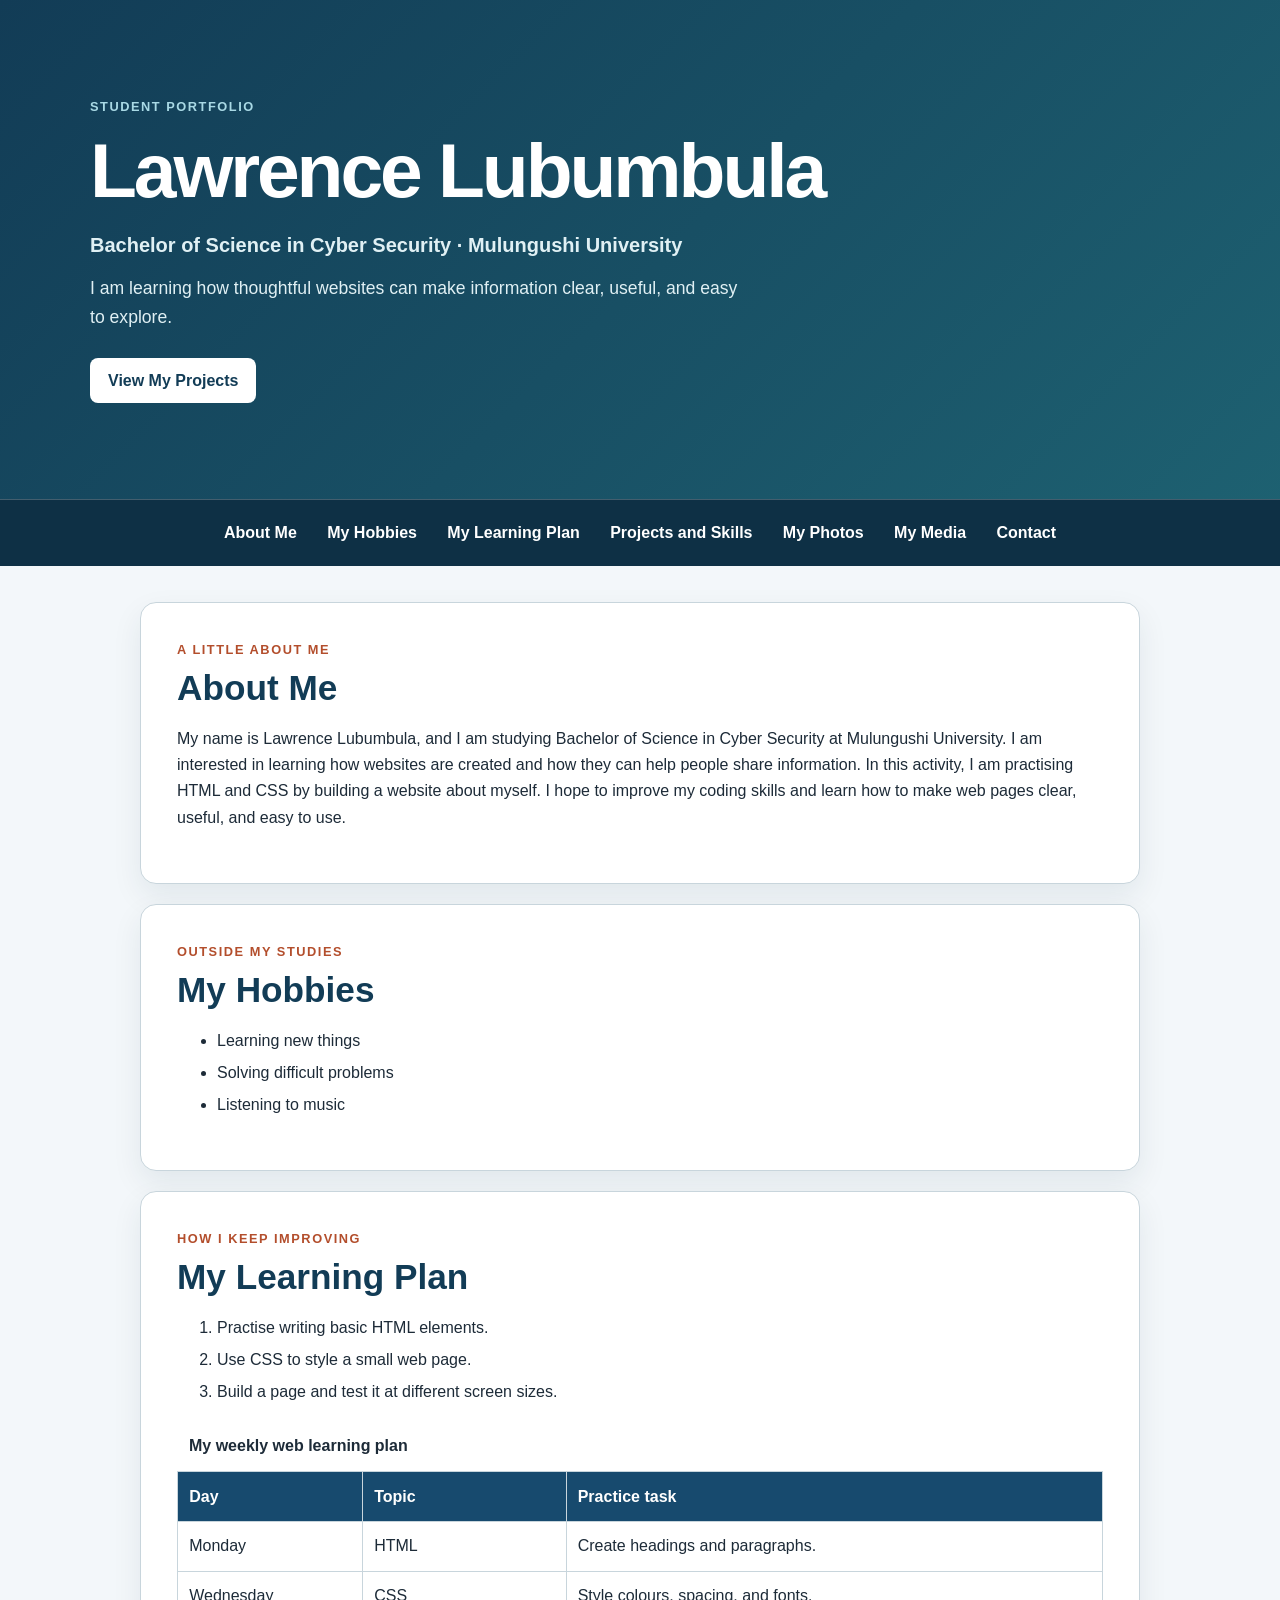
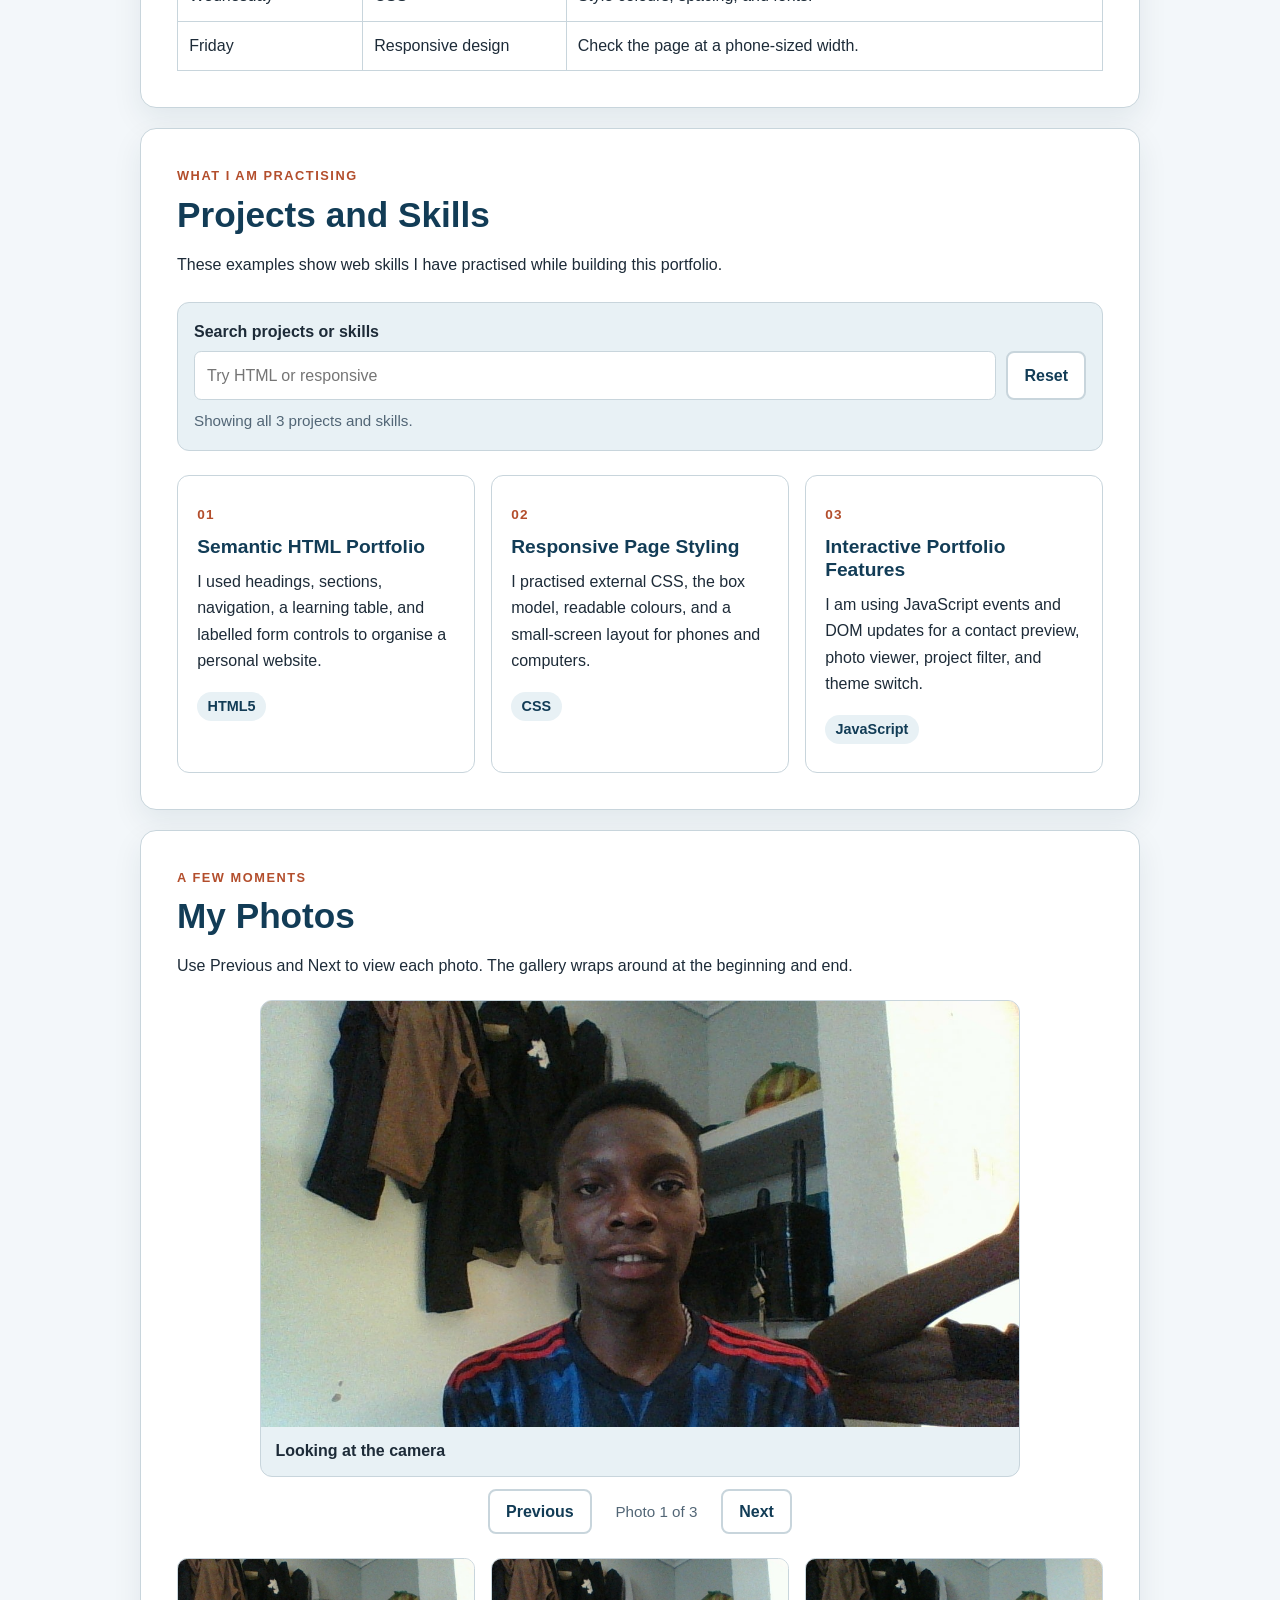
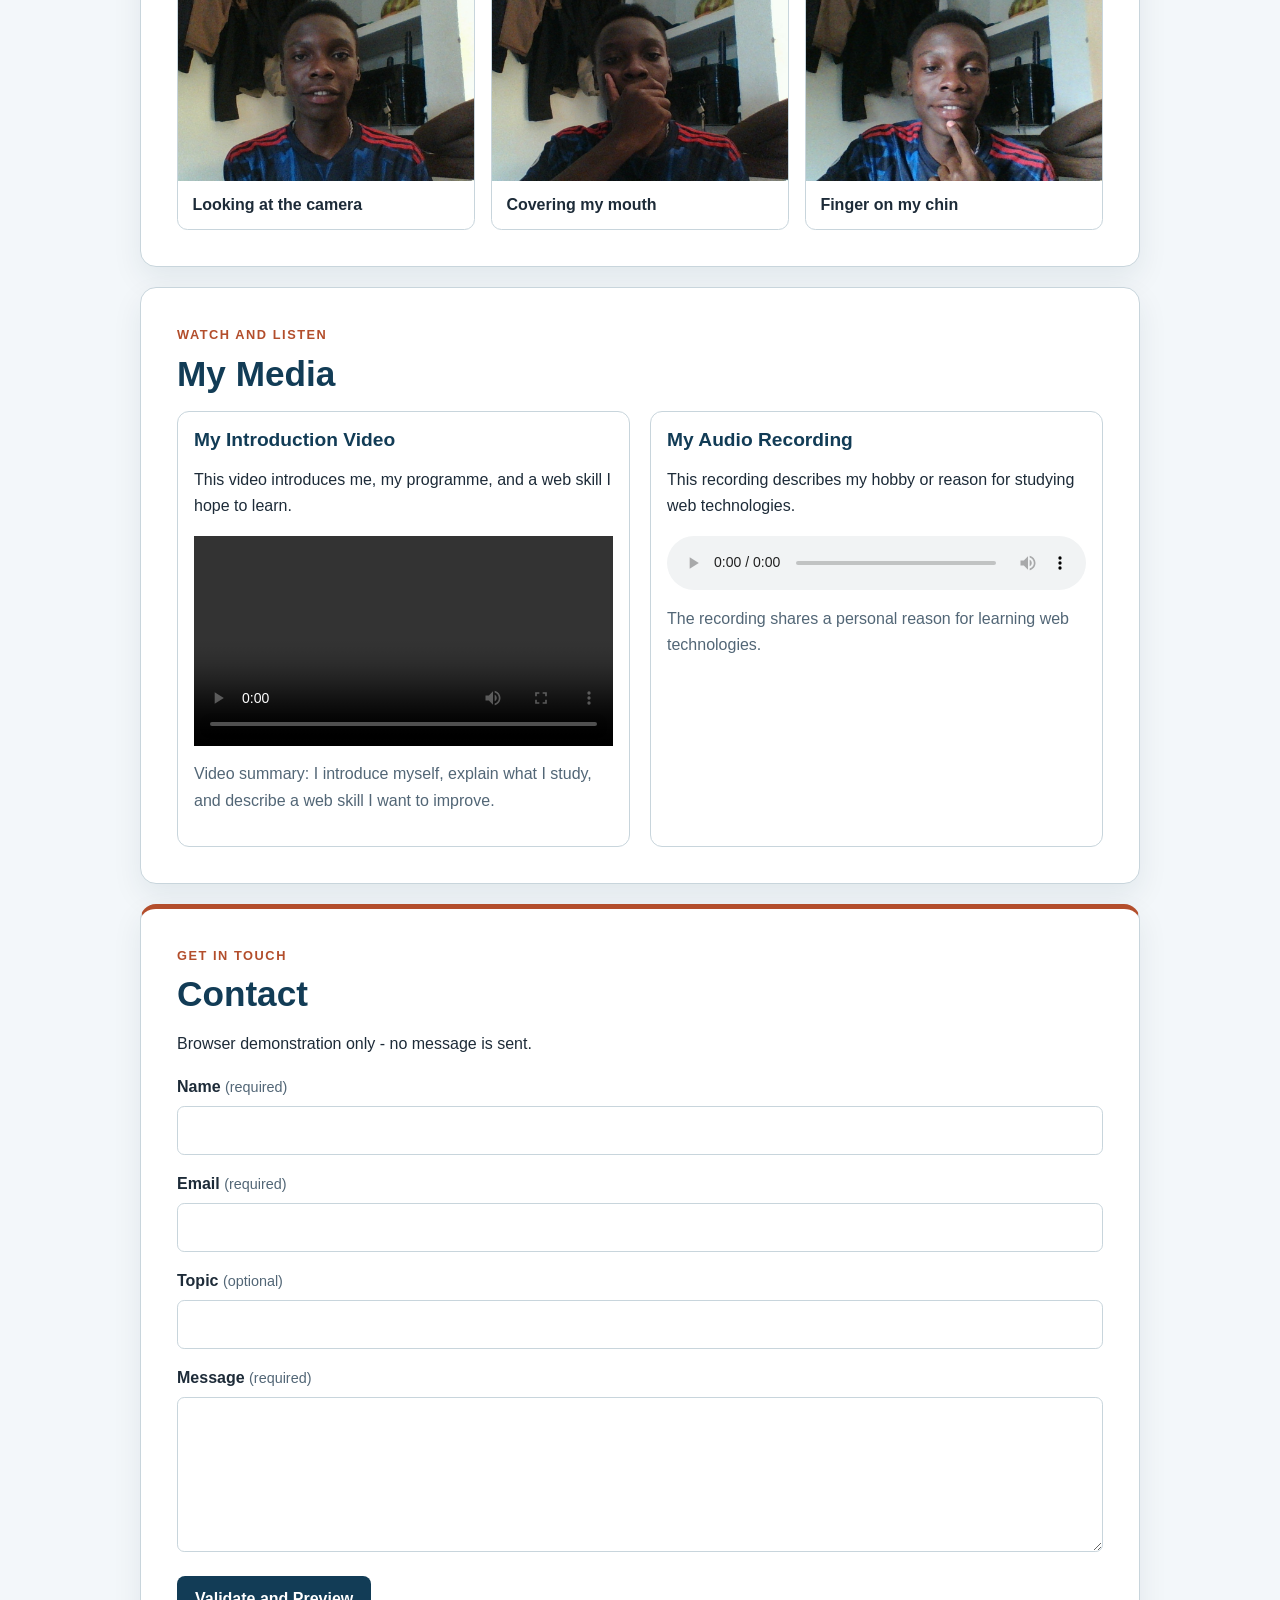
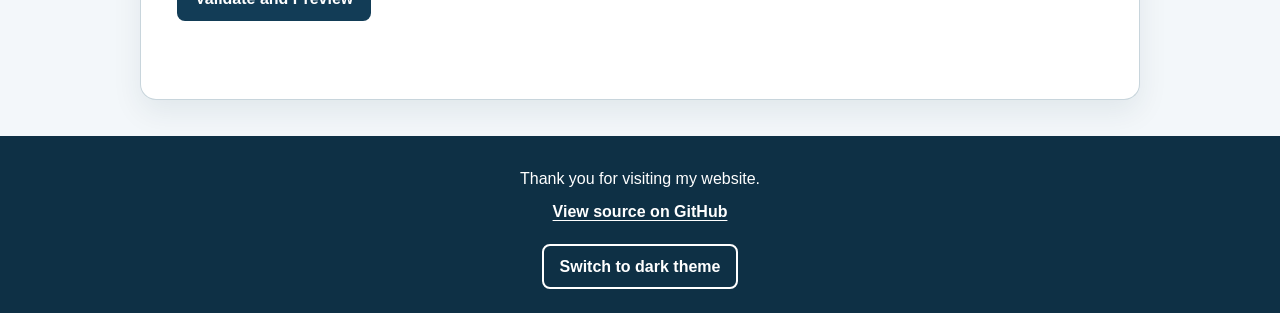
<file: index.html>
<!DOCTYPE html>
<html lang="en">
<head>
  <meta charset="UTF-8">
  <meta name="viewport" content="width=device-width, initial-scale=1.0">
  <meta name="description" content="Lawrence Lubumbula's student portfolio for Cyber Security and Web Technologies.">
  <title>Lawrence Lubumbula | Student Portfolio</title>
  <link rel="stylesheet" href="css/styles.css">
  <script src="js/script.js" defer></script>
</head>
<body>
  <header class="site-header" id="home">
    <div class="hero">
      <p class="eyebrow">Student portfolio</p>
      <h1>Lawrence Lubumbula</h1>
      <p class="hero-programme">Bachelor of Science in Cyber Security · Mulungushi University</p>
      <p class="hero-intro">I am learning how thoughtful websites can make information clear, useful, and easy to explore.</p>
      <a class="button-link" href="#projects">View My Projects</a>
    </div>

    <nav class="site-nav" aria-label="Main navigation">
      <a href="#about">About Me</a>
      <a href="#hobbies">My Hobbies</a>
      <a href="#learning-plan">My Learning Plan</a>
      <a href="#projects">Projects and Skills</a>
      <a href="#photos">My Photos</a>
      <a href="#media">My Media</a>
      <a href="#contact">Contact</a>
    </nav>
  </header>

  <main>
    <section id="about" class="content-section">
      <p class="section-kicker">A little about me</p>
      <h2>About Me</h2>
      <p>
        My name is Lawrence Lubumbula, and I am studying Bachelor of Science in Cyber Security at Mulungushi
        University. I am interested in learning how websites are created and how they can help people share
        information. In this activity, I am practising HTML and CSS by building a website about myself. I hope
        to improve my coding skills and learn how to make web pages clear, useful, and easy to use.
      </p>
    </section>

    <section id="hobbies" class="content-section">
      <p class="section-kicker">Outside my studies</p>
      <h2>My Hobbies</h2>
      <ul class="hobby-list">
        <li>Learning new things</li>
        <li>Solving difficult problems</li>
        <li>Listening to music</li>
      </ul>
    </section>

    <section id="learning-plan" class="content-section">
      <p class="section-kicker">How I keep improving</p>
      <h2>My Learning Plan</h2>
      <ol>
        <li>Practise writing basic HTML elements.</li>
        <li>Use CSS to style a small web page.</li>
        <li>Build a page and test it at different screen sizes.</li>
      </ol>

      <div class="table-wrap">
        <table>
          <caption>My weekly web learning plan</caption>
          <thead>
            <tr>
              <th scope="col">Day</th>
              <th scope="col">Topic</th>
              <th scope="col">Practice task</th>
            </tr>
          </thead>
          <tbody>
            <tr>
              <td>Monday</td>
              <td>HTML</td>
              <td>Create headings and paragraphs.</td>
            </tr>
            <tr>
              <td>Wednesday</td>
              <td>CSS</td>
              <td>Style colours, spacing, and fonts.</td>
            </tr>
            <tr>
              <td>Friday</td>
              <td>Responsive design</td>
              <td>Check the page at a phone-sized width.</td>
            </tr>
          </tbody>
        </table>
      </div>
    </section>

    <section id="projects" class="content-section">
      <p class="section-kicker">What I am practising</p>
      <h2>Projects and Skills</h2>
      <p>These examples show web skills I have practised while building this portfolio.</p>

      <div class="filter-controls">
        <label for="project-search">Search projects or skills</label>
        <div class="filter-row">
          <input id="project-search" type="search" placeholder="Try HTML or responsive">
          <button id="reset-filter" class="button button-secondary" type="button">Reset</button>
        </div>
        <p id="filter-status" class="status-message" role="status" aria-live="polite">Showing all 3 projects and skills.</p>
      </div>

      <div id="project-list" class="project-grid">
        <article class="project-card" data-search="semantic html portfolio structure">
          <p class="card-number">01</p>
          <h3>Semantic HTML Portfolio</h3>
          <p>I used headings, sections, navigation, a learning table, and labelled form controls to organise a personal website.</p>
          <p class="skill-tag">HTML5</p>
        </article>
        <article class="project-card" data-search="responsive css layout box model">
          <p class="card-number">02</p>
          <h3>Responsive Page Styling</h3>
          <p>I practised external CSS, the box model, readable colours, and a small-screen layout for phones and computers.</p>
          <p class="skill-tag">CSS</p>
        </article>
        <article class="project-card" data-search="javascript form validation gallery filter theme">
          <p class="card-number">03</p>
          <h3>Interactive Portfolio Features</h3>
          <p>I am using JavaScript events and DOM updates for a contact preview, photo viewer, project filter, and theme switch.</p>
          <p class="skill-tag">JavaScript</p>
        </article>
      </div>
    </section>

    <section id="photos" class="content-section">
      <p class="section-kicker">A few moments</p>
      <h2>My Photos</h2>
      <p>Use Previous and Next to view each photo. The gallery wraps around at the beginning and end.</p>

      <figure class="featured-photo">
        <img id="gallery-image" src="images/photo1.jpg.jpg" alt="Lawrence looking at the camera in a blue and red shirt">
        <figcaption id="gallery-caption">Looking at the camera</figcaption>
      </figure>
      <div class="gallery-controls" aria-label="Photo controls">
        <button id="previous-photo" class="button button-secondary" type="button">Previous</button>
        <p id="gallery-status" class="status-message" role="status" aria-live="polite">Photo 1 of 3</p>
        <button id="next-photo" class="button button-secondary" type="button">Next</button>
      </div>

      <div class="photo-grid" aria-label="All three captioned photos">
        <figure class="photo-card">
          <img src="images/photo1.jpg.jpg" alt="Lawrence looking at the camera in a blue and red shirt">
          <figcaption>Looking at the camera</figcaption>
        </figure>
        <figure class="photo-card">
          <img src="images/photo2.jpg.jpg" alt="Lawrence covering his mouth with one hand">
          <figcaption>Covering my mouth</figcaption>
        </figure>
        <figure class="photo-card">
          <img src="images/photo3.jpg.jpg" alt="Lawrence smiling with one finger resting on his chin">
          <figcaption>Finger on my chin</figcaption>
        </figure>
      </div>
    </section>

    <section id="media" class="content-section">
      <p class="section-kicker">Watch and listen</p>
      <h2>My Media</h2>
      <div class="media-grid">
        <article>
          <h3>My Introduction Video</h3>
          <p>This video introduces me, my programme, and a web skill I hope to learn.</p>
          <video controls preload="metadata">
            <source src="videos/intro.mp4.mp4" type="video/mp4">
            Your browser does not support video playback.
          </video>
          <p class="media-summary">Video summary: I introduce myself, explain what I study, and describe a web skill I want to improve.</p>
        </article>
        <article>
          <h3>My Audio Recording</h3>
          <p>This recording describes my hobby or reason for studying web technologies.</p>
          <audio controls preload="metadata">
            <source src="videos/audio.m4a" type="audio/mp4">
            Your browser does not support audio playback.
          </audio>
          <p class="media-summary">The recording shares a personal reason for learning web technologies.</p>
        </article>
      </div>
    </section>

    <section id="contact" class="content-section">
      <p class="section-kicker">Get in touch</p>
      <h2>Contact</h2>
      <p id="form-note">Browser demonstration only - no message is sent.</p>
      <form id="contact-form" novalidate>
        <div class="form-field">
          <label for="name">Name <span>(required)</span></label>
          <input type="text" id="name" name="name" autocomplete="name" required>
        </div>
        <div class="form-field">
          <label for="email">Email <span>(required)</span></label>
          <input type="email" id="email" name="email" autocomplete="email" required>
        </div>
        <div class="form-field">
          <label for="topic">Topic <span>(optional)</span></label>
          <input type="text" id="topic" name="topic">
        </div>
        <div class="form-field">
          <label for="message">Message <span>(required)</span></label>
          <textarea id="message" name="message" rows="5" required></textarea>
        </div>
        <button class="button" type="submit">Validate and Preview</button>
      </form>
      <p id="form-feedback" class="form-feedback" role="status" aria-live="polite"></p>
      <div id="form-preview" class="form-preview" hidden>
        <h3>Validated message preview</h3>
        <p>Your information was validated in this browser. No message was sent.</p>
        <dl>
          <dt>Name</dt>
          <dd id="preview-name"></dd>
          <dt>Email</dt>
          <dd id="preview-email"></dd>
          <dt>Topic</dt>
          <dd id="preview-topic"></dd>
          <dt>Message</dt>
          <dd id="preview-message"></dd>
        </dl>
      </div>
    </section>
  </main>

  <footer class="site-footer">
    <p>Thank you for visiting my website.</p>
    <p><a href="https://github.com/lubumbulalawrence0723-cpu/myweb">View source on GitHub</a></p>
    <button id="theme-toggle" class="button button-light" type="button" aria-pressed="false">Switch to dark theme</button>
  </footer>
</body>
</html>
</file>
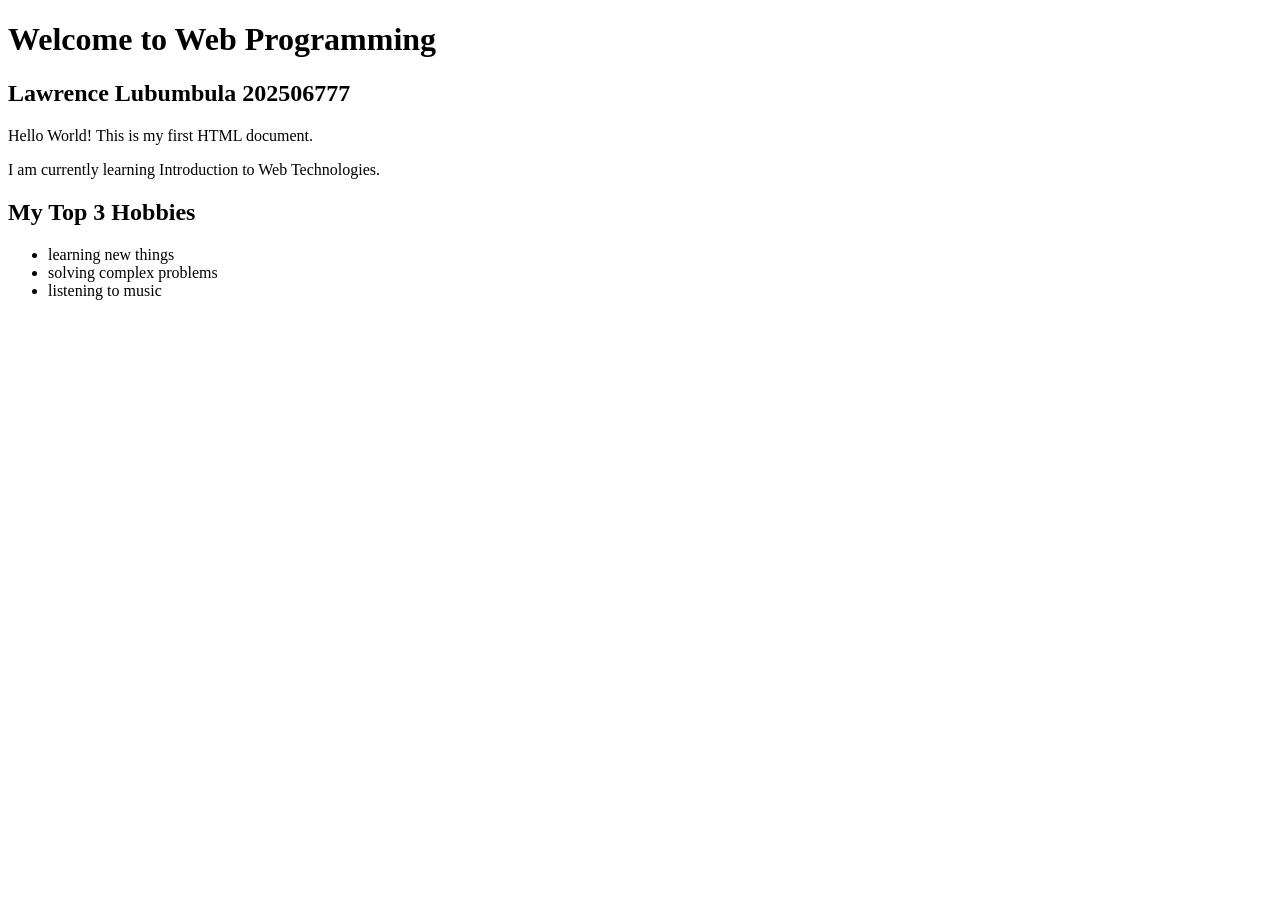
<file: activity1_backup.html.html>
<!DOCTYPE html>
<html lang="en">
<head>
    <meta charset="UTF-8">
    <meta name="viewport" content="width=device-width, initial-scale=1.0">
    <title>My First Web Page</title>
</head>

<body>

    <h1>Welcome to Web Programming</h1>

    <h2>Lawrence Lubumbula 202506777</h2>

    <p>Hello World! This is my first HTML document.</p>

    <p>I am currently learning Introduction to Web Technologies.</p>

    <h2>My Top 3 Hobbies</h2>

    <ul>
        <li>learning new things</li>
        <li>solving complex problems</li>
        <li>listening to music</li>
    </ul>

</body>
</html>
</file>
<file: css/styles.css>
:root {
  color-scheme: light;
  --page: #f3f7fa;
  --surface: #ffffff;
  --surface-soft: #e8f1f5;
  --text: #1d2b38;
  --muted: #526676;
  --brand: #123c56;
  --brand-hover: #1c5873;
  --accent: #b34e2c;
  --border: #c8d5dc;
  --focus: #f2a33a;
  --shadow: 0 12px 30px rgb(16 47 67 / 8%);
}

* {
  box-sizing: border-box;
}

html {
  scroll-behavior: smooth;
}

body {
  margin: 0;
  color: var(--text);
  background: var(--page);
  font-family: Arial, Helvetica, sans-serif;
  font-size: 1rem;
  line-height: 1.65;
}

body.dark-theme {
  color-scheme: dark;
  --page: #111b24;
  --surface: #1c2a35;
  --surface-soft: #263946;
  --text: #edf4f7;
  --muted: #c2d0d8;
  --brand: #86c7e1;
  --brand-hover: #b0e2f3;
  --accent: #ffb28f;
  --border: #48606e;
  --focus: #ffd166;
  --shadow: 0 12px 30px rgb(0 0 0 / 22%);
}

a {
  color: var(--brand);
  text-underline-offset: 0.18em;
}

a:hover {
  color: var(--accent);
}

a:focus-visible,
button:focus-visible,
input:focus-visible,
textarea:focus-visible {
  outline: 3px solid var(--focus);
  outline-offset: 3px;
}

.site-header {
  color: #ffffff;
  background: linear-gradient(135deg, #123c56, #1e6272);
}

.hero {
  width: min(1100px, 92%);
  margin: 0 auto;
  padding: clamp(3rem, 8vw, 6rem) 0;
}

.eyebrow,
.section-kicker {
  margin: 0 0 0.45rem;
  color: #a9d9e5;
  font-size: 0.8rem;
  font-weight: 700;
  letter-spacing: 0.12em;
  text-transform: uppercase;
}

h1,
h2,
h3 {
  line-height: 1.2;
}

h1 {
  max-width: 850px;
  margin: 0;
  font-size: clamp(2.5rem, 7vw, 4.8rem);
  letter-spacing: -0.04em;
}

.hero-programme {
  margin: 0.8rem 0 0;
  color: #e0f0f4;
  font-size: clamp(1rem, 2.5vw, 1.25rem);
  font-weight: 700;
}

.hero-intro {
  max-width: 650px;
  margin: 0.75rem 0 1.6rem;
  color: #e0f0f4;
  font-size: 1.1rem;
}

.button,
.button-link {
  display: inline-flex;
  min-height: 2.8rem;
  align-items: center;
  justify-content: center;
  padding: 0.65rem 1rem;
  border: 2px solid transparent;
  border-radius: 0.5rem;
  color: #ffffff;
  background: var(--brand);
  font: inherit;
  font-weight: 700;
  line-height: 1.2;
  text-align: center;
  text-decoration: none;
  cursor: pointer;
}

.button:hover,
.button:focus-visible {
  color: #ffffff;
  background: var(--brand-hover);
}

.button-link {
  color: #123c56;
  background: #ffffff;
}

.button-link:hover,
.button-link:focus-visible {
  color: #123c56;
  background: #dff2f5;
}

.button-secondary {
  color: var(--brand);
  border-color: var(--border);
  background: var(--surface);
}

.button-secondary:hover,
.button-secondary:focus-visible {
  color: var(--text);
  background: var(--surface-soft);
}

.site-nav {
  display: flex;
  flex-wrap: wrap;
  justify-content: center;
  gap: 0.2rem 0.6rem;
  padding: 0.75rem 4%;
  border-top: 1px solid rgb(255 255 255 / 22%);
  background: #0e3045;
}

.site-nav a {
  display: inline-block;
  padding: 0.5rem 0.65rem;
  border-radius: 0.35rem;
  color: #ffffff;
  font-weight: 700;
  text-decoration: none;
}

.site-nav a:hover,
.site-nav a:focus-visible {
  color: #ffffff;
  background: #24536a;
}

main {
  width: min(1000px, 92%);
  margin: 2.25rem auto;
}

.content-section {
  margin: 1.25rem 0;
  padding: clamp(1.25rem, 4vw, 2.25rem);
  border: 1px solid var(--border);
  border-radius: 1rem;
  background: var(--surface);
  box-shadow: var(--shadow);
  scroll-margin-top: 1rem;
}

.section-kicker {
  color: var(--accent);
}

h2 {
  margin: 0 0 1rem;
  color: var(--brand);
  font-size: clamp(1.65rem, 4vw, 2.2rem);
}

h3 {
  margin: 0 0 0.7rem;
  color: var(--brand);
  font-size: 1.2rem;
}

.hobby-list li,
#learning-plan ol li {
  margin: 0.35rem 0;
}

.table-wrap {
  width: 100%;
}

table {
  width: 100%;
  border-collapse: collapse;
  background: var(--surface);
  table-layout: fixed;
}

caption {
  padding: 0.75rem;
  color: var(--text);
  font-weight: 700;
  text-align: left;
}

th,
td {
  padding: 0.7rem;
  border: 1px solid var(--border);
  overflow-wrap: anywhere;
  text-align: left;
  vertical-align: top;
}

th {
  color: #ffffff;
  background: #174a6e;
}

th:first-child,
td:first-child {
  width: 20%;
}

th:nth-child(2),
td:nth-child(2) {
  width: 22%;
}

.filter-controls {
  margin: 1.5rem 0;
  padding: 1rem;
  border: 1px solid var(--border);
  border-radius: 0.75rem;
  background: var(--surface-soft);
}

.filter-controls label,
.form-field label {
  display: block;
  margin-bottom: 0.35rem;
  font-weight: 700;
}

.filter-row {
  display: flex;
  flex-wrap: wrap;
  gap: 0.65rem;
}

input,
textarea {
  width: 100%;
  min-height: 2.8rem;
  padding: 0.65rem 0.75rem;
  border: 1px solid var(--border);
  border-radius: 0.45rem;
  color: var(--text);
  background: var(--surface);
  font: inherit;
}

.filter-row input {
  flex: 1 1 15rem;
  width: auto;
}

.filter-controls label span,
.form-field label span {
  color: var(--muted);
  font-size: 0.9em;
  font-weight: 400;
}

.status-message {
  margin: 0.5rem 0 0;
  color: var(--muted);
  font-size: 0.95rem;
}

.project-grid {
  display: grid;
  grid-template-columns: repeat(3, minmax(0, 1fr));
  gap: 1rem;
}

.project-card {
  min-width: 0;
  padding: 1.2rem;
  border: 1px solid var(--border);
  border-radius: 0.75rem;
  background: var(--surface);
}

.project-card p {
  margin: 0.55rem 0;
}

.card-number {
  color: var(--accent);
  font-size: 0.85rem;
  font-weight: 700;
  letter-spacing: 0.1em;
}

.skill-tag {
  display: inline-block;
  padding: 0.15rem 0.65rem;
  border-radius: 999px;
  color: var(--brand);
  background: var(--surface-soft);
  font-size: 0.9rem;
  font-weight: 700;
}

.featured-photo {
  max-width: 760px;
  margin: 1.25rem auto 0;
  overflow: hidden;
  border: 1px solid var(--border);
  border-radius: 0.75rem;
  background: var(--surface-soft);
}

.featured-photo img {
  display: block;
  width: 100%;
  max-height: 480px;
  aspect-ratio: 16 / 9;
  object-fit: contain;
}

figure img {
  max-width: 100%;
  height: auto;
}

figcaption {
  padding: 0.7rem 0.9rem;
  color: var(--text);
  font-weight: 700;
}

.gallery-controls {
  display: flex;
  flex-wrap: wrap;
  align-items: center;
  justify-content: center;
  gap: 0.8rem;
  margin: 0.75rem 0 1.5rem;
}

.gallery-controls .status-message {
  min-width: 6.5rem;
  margin: 0;
  text-align: center;
}

.photo-grid {
  display: grid;
  grid-template-columns: repeat(3, minmax(0, 1fr));
  gap: 1rem;
}

.photo-card {
  min-width: 0;
  margin: 0;
  overflow: hidden;
  border: 1px solid var(--border);
  border-radius: 0.65rem;
  background: var(--surface);
}

.photo-card img {
  display: block;
  width: 100%;
  aspect-ratio: 4 / 3;
  object-fit: cover;
}

.media-grid {
  display: grid;
  grid-template-columns: repeat(2, minmax(0, 1fr));
  gap: 1.25rem;
}

.media-grid article {
  min-width: 0;
  padding: 1rem;
  border: 1px solid var(--border);
  border-radius: 0.75rem;
  background: var(--surface);
}

video,
audio {
  display: block;
  width: 100%;
  max-width: 100%;
  margin: 0.75rem 0;
}

.media-summary {
  color: var(--muted);
}

#contact {
  border-top: 5px solid var(--accent);
}

.form-field {
  margin: 1rem 0;
}

textarea {
  min-height: 8rem;
  resize: vertical;
}

.form-feedback {
  min-height: 1.6em;
  margin: 1rem 0 0;
  font-weight: 700;
}

.form-feedback.error {
  color: #a52222;
}

body.dark-theme .form-feedback.error {
  color: #ffb1a6;
}

.form-feedback.success {
  color: #17613b;
}

body.dark-theme .form-feedback.success {
  color: #9be2b9;
}

.form-preview {
  margin-top: 1rem;
  padding: 1rem;
  border: 1px solid var(--border);
  border-radius: 0.75rem;
  background: var(--surface-soft);
}

.form-preview dl {
  display: grid;
  grid-template-columns: minmax(5rem, 0.3fr) minmax(0, 1fr);
  gap: 0.4rem 0.8rem;
  margin-bottom: 0;
}

.form-preview dt {
  font-weight: 700;
}

.form-preview dd {
  min-width: 0;
  margin: 0;
  overflow-wrap: anywhere;
  white-space: pre-wrap;
}

[hidden] {
  display: none !important;
}

.site-footer {
  padding: 1.5rem 4%;
  color: #ffffff;
  background: #0e3045;
  text-align: center;
}

.site-footer p {
  margin: 0.4rem 0;
}

.site-footer a {
  color: #ffffff;
  font-weight: 700;
}

.site-footer a:hover,
.site-footer a:focus-visible {
  color: #f2c98c;
}

.button-light {
  margin-top: 0.75rem;
  border-color: #ffffff;
  color: #ffffff;
  background: transparent;
}

.button-light:hover,
.button-light:focus-visible {
  color: #0e3045;
  background: #ffffff;
}

@media (max-width: 700px) {
  main {
    width: 94%;
    margin: 1rem auto;
  }

  .site-nav {
    gap: 0.1rem 0.25rem;
    padding: 0.5rem 3%;
  }

  .site-nav a {
    padding: 0.45rem;
    font-size: 0.92rem;
  }

  .project-grid,
  .photo-grid,
  .media-grid {
    grid-template-columns: 1fr;
  }

  .photo-card {
    display: grid;
    grid-template-columns: minmax(100px, 0.8fr) minmax(0, 1fr);
    align-items: center;
  }

  .photo-card img {
    height: 100%;
    max-height: 160px;
  }
}

@media (max-width: 420px) {
  .content-section {
    padding: 1rem;
  }

  .filter-row .button {
    flex: 1 0 100%;
  }

  .gallery-controls {
    gap: 0.5rem;
  }

  th,
  td {
    padding: 0.45rem;
    font-size: 0.9rem;
  }
}
</file>
